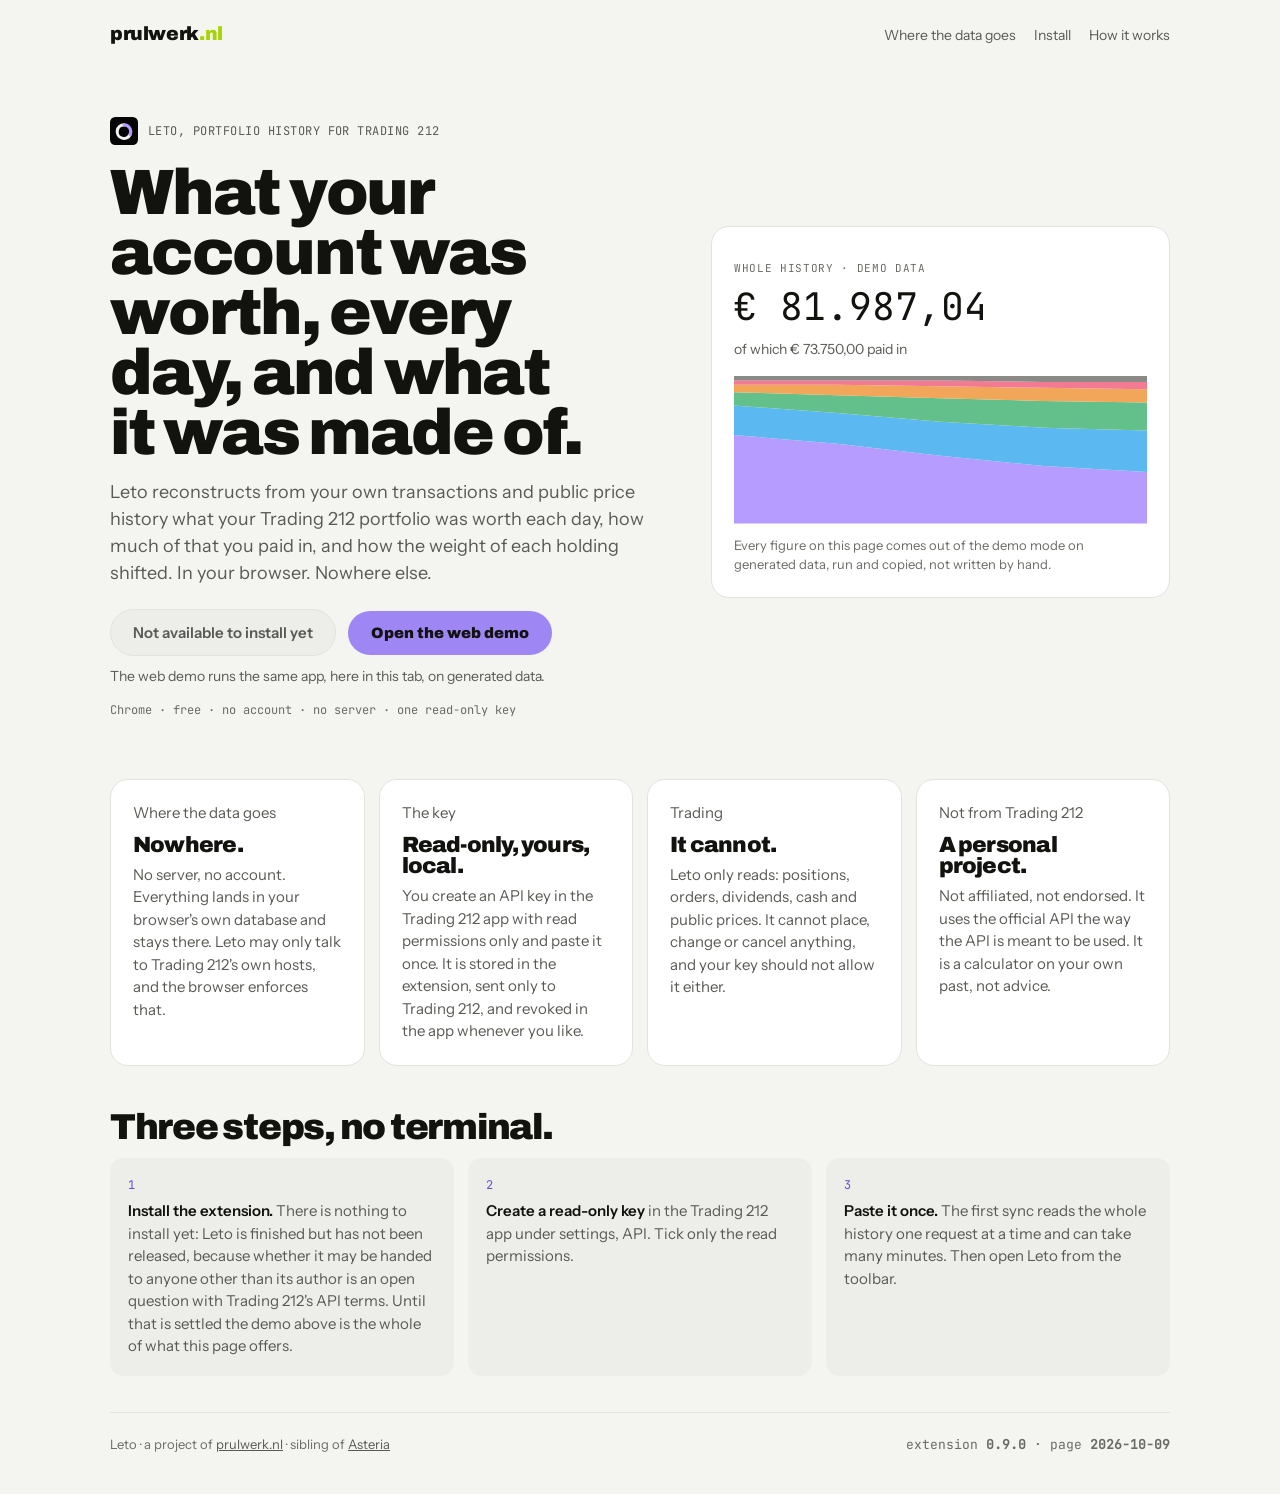
<file: index.html>
<!doctype html>
<html lang="en">
<head>
<meta charset="utf-8">
<meta name="viewport" content="width=device-width, initial-scale=1">
<meta http-equiv="Content-Security-Policy" content="default-src 'self'; script-src 'self'; style-src 'self' 'unsafe-inline'; img-src 'self' data:; font-src 'self'; connect-src 'none'; base-uri 'none'; form-action 'none'">
<title>Leto, portfolio history for Trading 212</title>
<meta name="description" content="Leto reconstructs what your Trading 212 account was worth every day, how much of that you paid in, and how the weight of each holding shifted. In your browser, from the official API, with your own read-only key.">
<meta name="theme-color" content="#050505" media="(prefers-color-scheme: dark)">
<meta name="theme-color" content="#F4F4F1" media="(prefers-color-scheme: light)">
<link rel="icon" href="/favicon.svg" type="image/svg+xml" media="(prefers-color-scheme: dark)">
<link rel="icon" href="/favicon-light.svg" type="image/svg+xml" media="(prefers-color-scheme: light)">
<link rel="icon" href="/favicon-32.png" sizes="32x32">
<link rel="apple-touch-icon" href="/apple-touch-icon.png">
<link rel="preload" href="/fonts/archivo-latin-900-normal.woff2" as="font" type="font/woff2" crossorigin>
<style>
/* Huisstijl prulwerk.nl, brandingsheet v1, with Leto's own accent. Every value once. */
@font-face{font-family:"Archivo";font-weight:900;font-display:swap;src:url(/fonts/archivo-latin-900-normal.woff2) format("woff2")}
@font-face{font-family:"Instrument Sans";font-weight:400;font-display:swap;src:url(/fonts/instrument-sans-latin-400-normal.woff2) format("woff2")}
@font-face{font-family:"Instrument Sans";font-weight:600;font-display:swap;src:url(/fonts/instrument-sans-latin-600-normal.woff2) format("woff2")}
@font-face{font-family:"JetBrains Mono";font-weight:400;font-display:swap;src:url(/fonts/jetbrains-mono-latin-400-normal.woff2) format("woff2")}
:root{
  --d-bg:#050505; --d-surface:#101010; --d-surface-2:#191919; --d-line:#262626;
  --d-text:#F2F2F0; --d-text-2:#9A9A96; --d-text-3:#83837E;
  --d-accent:#B79CFF; --d-accent-line:#B79CFF; --d-prul:#C9F531;
  --l-bg:#F4F4F1; --l-surface:#FFFFFF; --l-surface-2:#EDEDE9; --l-line:#E3E3DD;
  --l-text:#12120F; --l-text-2:#5A5A55; --l-text-3:#6B6B66;
  --l-accent:#9F86F5; --l-accent-line:#6A4BD1; --l-prul:#A6D400;
  --bg:var(--d-bg); --surface:var(--d-surface); --surface-2:var(--d-surface-2); --line:var(--d-line);
  --text:var(--d-text); --text-2:var(--d-text-2); --text-3:var(--d-text-3);
  --accent:var(--d-accent); --accent-line:var(--d-accent-line); --prul:var(--d-prul);
  --on-accent:#12120F; --r-card:18px; --ease-out:cubic-bezier(0.23,1,0.32,1);
  --display:"Archivo",system-ui,-apple-system,"Segoe UI",sans-serif;
  --body:"Instrument Sans",system-ui,-apple-system,"Segoe UI",Roboto,sans-serif;
  --mono:"JetBrains Mono",ui-monospace,SFMono-Regular,Menlo,monospace;
  color-scheme:dark;
}
@media (prefers-color-scheme: light){
  :root:not([data-theme="dark"]){color-scheme:light;
    --bg:var(--l-bg); --surface:var(--l-surface); --surface-2:var(--l-surface-2); --line:var(--l-line);
    --text:var(--l-text); --text-2:var(--l-text-2); --text-3:var(--l-text-3);
    --accent:var(--l-accent); --accent-line:var(--l-accent-line); --prul:var(--l-prul)}
}
:root[data-theme="light"]{color-scheme:light;
  --bg:var(--l-bg); --surface:var(--l-surface); --surface-2:var(--l-surface-2); --line:var(--l-line);
  --text:var(--l-text); --text-2:var(--l-text-2); --text-3:var(--l-text-3);
  --accent:var(--l-accent); --accent-line:var(--l-accent-line); --prul:var(--l-prul)}
*{box-sizing:border-box}
html{-webkit-text-size-adjust:100%}
body{margin:0;background:var(--bg);color:var(--text);font-family:var(--body);font-size:16px;line-height:1.5}
a{color:var(--text)}
a:focus-visible,button:focus-visible{outline:2px solid var(--accent-line);outline-offset:3px}
.wrap{max-width:1100px;margin:0 auto;padding:0 20px}
header.top{display:flex;align-items:center;justify-content:space-between;gap:16px;padding:20px 0}
.mark{font-family:var(--display);font-weight:900;font-size:19px;letter-spacing:-.02em;text-decoration:none;color:var(--text)}
.mark span{color:var(--prul);font-weight:900}
nav a{color:var(--text-2);text-decoration:none;font-size:14px;margin-left:18px}
nav a:hover{color:var(--text)}
.hero{display:grid;grid-template-columns:minmax(0,1.1fr) minmax(0,.9fr);gap:40px;align-items:center;padding:36px 0 24px}
@media (max-width:820px){.hero{grid-template-columns:minmax(0,1fr)}}
.kicker{display:flex;align-items:center;gap:10px;font-family:var(--mono);font-size:12px;color:var(--text-2);letter-spacing:.04em;text-transform:uppercase}
h1{font-family:var(--display);font-weight:900;font-size:clamp(34px,6vw,64px);letter-spacing:-.035em;line-height:.94;margin:18px 0 16px;text-wrap:balance}
.lede{color:var(--text-2);font-size:18px;max-width:34em;margin:0 0 22px}
.cta{display:flex;flex-wrap:wrap;gap:12px;align-items:center}
.btn{display:inline-block;border-radius:999px;padding:13px 22px;font-family:var(--display);font-weight:700;font-size:15px;text-decoration:none;border:1px solid transparent;cursor:pointer;transition:transform 120ms var(--ease-out)}
.btn:active{transform:scale(0.98)}
.btn-primary{background:var(--accent);color:var(--on-accent)}
.btn-ghost{background:transparent;color:var(--text);border-color:var(--line);font-family:var(--body);font-weight:600}
.btn:disabled{background:var(--surface-2);color:var(--text-2);border-color:var(--line);cursor:not-allowed}
.btn:disabled:active{transform:none}
@media (prefers-reduced-motion: reduce){.btn{transition:none}}
.fine{font-family:var(--mono);font-size:12px;color:var(--text-3);margin:14px 0 0}
.card{background:var(--surface);border:1px solid var(--line);border-radius:var(--r-card);padding:22px}
.stat .k{font-family:var(--mono);font-size:11px;letter-spacing:.06em;text-transform:uppercase;color:var(--text-3)}
.stat .v{font-family:var(--mono);font-size:clamp(26px,4vw,38px);line-height:1;margin:8px 0 6px}
.stat .s{color:var(--text-2);font-size:14px}
.stat svg{display:block;width:100%;height:auto;margin-top:16px}
.stat .note{color:var(--text-3);font-size:13px;margin:12px 0 0}
section.doubts{padding:36px 0}
.grid{display:grid;grid-template-columns:repeat(4,minmax(0,1fr));gap:14px}
@media (max-width:960px){.grid{grid-template-columns:repeat(2,minmax(0,1fr))}}
@media (max-width:520px){.grid{grid-template-columns:minmax(0,1fr)}}
.grid h3{font-family:var(--display);font-weight:900;font-size:22px;letter-spacing:-.035em;line-height:.96;margin:10px 0 8px}
.grid p{color:var(--text-2);font-size:15px;margin:0}
section.how{padding:8px 0 36px}
section.how h2{font-family:var(--display);font-weight:900;font-size:clamp(26px,4vw,36px);letter-spacing:-.035em;line-height:.96;margin:0 0 14px}
section.how ol{margin:0;padding:0;list-style:none;display:grid;grid-template-columns:repeat(3,minmax(0,1fr));gap:14px;counter-reset:s}
@media (max-width:820px){section.how ol{grid-template-columns:minmax(0,1fr)}}
section.how li{background:var(--surface-2);border-radius:14px;padding:18px;counter-increment:s;color:var(--text-2);font-size:15px}
section.how li::before{content:counter(s);display:block;font-family:var(--mono);font-size:12px;color:var(--accent-line);margin-bottom:6px}
section.how li b{color:var(--text);font-weight:600}
.state{font-size:14px;color:var(--text-2);margin:10px 0 0}
footer{border-top:1px solid var(--line);padding:22px 0 40px;display:flex;flex-wrap:wrap;gap:12px;justify-content:space-between;color:var(--text-3);font-size:13px}
footer a{color:var(--text-2)}
footer .ver{font-family:var(--mono)}
</style>
</head>
<body>
<div class="wrap">
  <header class="top">
    <a class="mark" href="https://prulwerk.nl/">prulwerk<span>.nl</span></a>
    <nav><a href="#doubts">Where the data goes</a><a href="#how">Install</a><a href="#how">How it works</a></nav>
  </header>

  <main>
    <section class="hero">
      <div>
        <p class="kicker">
          <svg width="28" height="28" viewBox="0 0 512 512" role="img" aria-label="Leto"><rect width="512" height="512" rx="96" fill="#050505"/><path d="M368 320 A124 124 0 1 1 256 144" fill="none" stroke="#F2F2F0" stroke-width="56" stroke-linecap="round"/><path d="M256 144 A124 124 0 0 1 368 320" fill="none" stroke="#B79CFF" stroke-width="56" stroke-linecap="round"/></svg>
          Leto, portfolio history for Trading 212
        </p>
        <h1>What your account was worth, every day, and what it was made of.</h1>
        <p class="lede">Leto reconstructs from your own transactions and public price history what your Trading 212 portfolio was worth each day, how much of that you paid in, and how the weight of each holding shifted. In your browser. Nowhere else.</p>
        <div class="cta">
          <button class="btn btn-ghost" id="install" type="button" disabled>Not available to install yet</button>
          <button class="btn btn-primary" id="demo" type="button">Open the web demo</button>
        </div>
        <p class="state" id="demostate" role="status" aria-live="polite">The web demo runs the same app, here in this tab, on generated data.</p>
        <p class="fine">Chrome · free · no account · no server · one read-only key</p>
      </div>
      <div class="card stat" aria-label="Demo figures">
        <p class="k">Whole history · demo data</p>
        <p class="v">€ 81.987,04</p>
        <p class="s">of which € 73.750,00 paid in</p>
        <svg viewBox="0 0 560 200" role="img" aria-label="Share of total per instrument over time, demo data">
          <path d="M0 200 L0 80 L140 92 L280 108 L420 122 L560 130 L560 200 Z" fill="#B79CFF"/>
          <path d="M0 80 L0 40 L140 50 L280 62 L420 70 L560 74 L560 130 L420 122 L280 108 L140 92 Z" fill="#5BB8F0"/>
          <path d="M0 40 L0 22 L140 26 L280 30 L420 34 L560 36 L560 74 L420 70 L280 62 L140 50 Z" fill="#63C08A"/>
          <path d="M0 22 L0 12 L140 12 L280 14 L420 16 L560 18 L560 36 L420 34 L280 30 L140 26 Z" fill="#F2A65A"/>
          <path d="M0 12 L0 6 L140 6 L280 6 L420 8 L560 8 L560 18 L420 16 L280 14 L140 12 Z" fill="#F27A93"/>
          <path d="M0 6 L0 0 L560 0 L560 8 L420 8 L280 6 L140 6 Z" fill="#8A8A86"/>
        </svg>
        <p class="note">Every figure on this page comes out of the demo mode on generated data, run and copied, not written by hand.</p>
      </div>
    </section>

    <section class="doubts" id="doubts">
      <div class="grid">
        <div class="card"><p class="stat k">Where the data goes</p><h3>Nowhere.</h3><p>No server, no account. Everything lands in your browser's own database and stays there. Leto may only talk to Trading 212's own hosts, and the browser enforces that.</p></div>
        <div class="card"><p class="stat k">The key</p><h3>Read-only, yours, local.</h3><p>You create an API key in the Trading 212 app with read permissions only and paste it once. It is stored in the extension, sent only to Trading 212, and revoked in the app whenever you like.</p></div>
        <div class="card"><p class="stat k">Trading</p><h3>It cannot.</h3><p>Leto only reads: positions, orders, dividends, cash and public prices. It cannot place, change or cancel anything, and your key should not allow it either.</p></div>
        <div class="card"><p class="stat k">Not from Trading 212</p><h3>A personal project.</h3><p>Not affiliated, not endorsed. It uses the official API the way the API is meant to be used. It is a calculator on your own past, not advice.</p></div>
      </div>
    </section>

    <section class="how" id="how">
      <h2>Three steps, no terminal.</h2>
      <ol>
        <li><b>Install the extension.</b> There is nothing to install yet: Leto is finished but has not been released, because whether it may be handed to anyone other than its author is an open question with Trading 212's API terms. Until that is settled the demo above is the whole of what this page offers.</li>
        <li><b>Create a read-only key</b> in the Trading 212 app under settings, API. Tick only the read permissions.</li>
        <li><b>Paste it once.</b> The first sync reads the whole history one request at a time and can take many minutes. Then open Leto from the toolbar.</li>
      </ol>
    </section>
  </main>

  <footer>
    <span>Leto · a project of <a href="https://prulwerk.nl/">prulwerk.nl</a> · sibling of <a href="https://asteria.prulwerk.nl/">Asteria</a></span>
    <span class="ver">extension <b id="ver">0.9.0</b> · page <b id="sitever">2026-10-09</b></span>
  </footer>
</div>
<script src="/demo-button.js"></script>
</body>
</html>
</file>
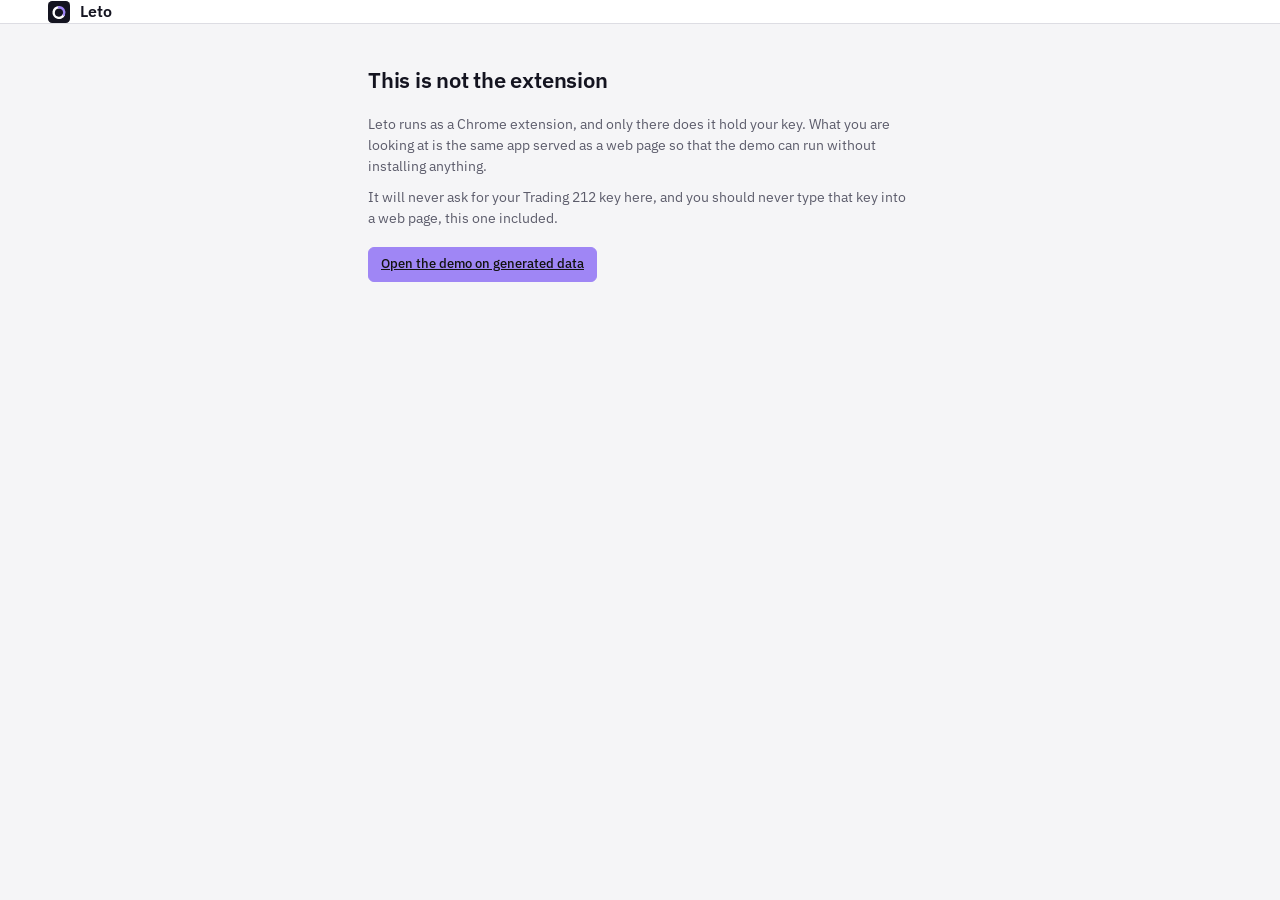
<file: src/ui/app.html>
<!doctype html>
<html lang="en">
<head>
  <meta charset="utf-8">
  <meta name="viewport" content="width=device-width, initial-scale=1">
  <title>Leto</title>
  <link rel="icon" href="../../icons/icon-32.png">
  <link rel="stylesheet" href="tokens.css">
  <link rel="stylesheet" href="app.css">
</head>
<body>
  <div id="app" class="app" aria-busy="true">
    <p class="boot">Loading.</p>
  </div>
  <script type="module" src="app.js"></script>
</body>
</html>
</file>
<file: src/ui/tokens.css>
/* Leto app UI tokens, Direction A (docs/DESIGN-BRIEF.md). Every colour and font value
   in the app is defined here exactly once; other stylesheets only assign tokens. Light
   is the base; dark is the same hierarchy on a dark ground, never an inversion. */

@font-face { font-family: 'IBM Plex Sans'; font-weight: 400; font-display: swap; src: url(../../fonts/ibm-plex-sans-latin-400-normal.woff2) format('woff2'); }
@font-face { font-family: 'IBM Plex Sans'; font-weight: 500; font-display: swap; src: url(../../fonts/ibm-plex-sans-latin-500-normal.woff2) format('woff2'); }
@font-face { font-family: 'IBM Plex Sans'; font-weight: 600; font-display: swap; src: url(../../fonts/ibm-plex-sans-latin-600-normal.woff2) format('woff2'); }
@font-face { font-family: 'IBM Plex Mono'; font-weight: 400; font-display: swap; src: url(../../fonts/ibm-plex-mono-latin-400-normal.woff2) format('woff2'); }
@font-face { font-family: 'IBM Plex Mono'; font-weight: 500; font-display: swap; src: url(../../fonts/ibm-plex-mono-latin-500-normal.woff2) format('woff2'); }

:root {
  /* light */
  --l-page: #F5F5F7;
  --l-surface: #FFFFFF;
  --l-line: #DDDDE3;
  --l-line-2: #ECECF0;
  --l-ink: #141420;
  --l-text-2: #5C5C6B;
  --l-label: #6E6E7E;
  --l-accent: #6A4BD1;        /* line and text: 6.1:1 on white */
  --l-accent-fill: #9F86F5;   /* fills: ink on it 5.9:1 */
  --l-on-accent: #12120F;
  --l-selected: #141420;
  --l-on-selected: #FFFFFF;
  --l-ok: #1F6F44;
  --l-warn: #9C5708;
  --l-error: #B8385A;
  --l-cash: #7A7A75;

  /* dark: same roles, measured on #0F0F14 and #17171E */
  --d-page: #0F0F14;
  --d-surface: #17171E;
  --d-line: #2A2A34;
  --d-line-2: #20202A;
  --d-ink: #F0F0F4;
  --d-text-2: #A2A2B0;
  --d-label: #8A8A98;
  --d-accent: #B79CFF;        /* 8.3:1 on surface */
  --d-accent-fill: #B79CFF;
  --d-on-accent: #12120F;
  --d-selected: #F0F0F4;
  --d-on-selected: #0F0F14;
  --d-ok: #63C08A;
  --d-warn: #F2A65A;
  --d-error: #F27A93;
  --d-cash: #8A8A86;

  /* chart slots, measured by tools/check-palette.mjs: 3:1 on both surfaces, CIE76 ΔE ≥ 12 apart
     in normal vision and in protanopia, deuteranopia and tritanopia (Machado 2009) */
  --l-slot-1: #6A4BD1; --l-slot-2: #C67A2F; --l-slot-3: #6B2673; --l-slot-4: #7C1D1D;
  --l-slot-5: #2F8AC6; --l-slot-6: #947342; --l-slot-7: #5C2395;
  --d-slot-1: #B79CFF; --d-slot-2: #51D651; --d-slot-3: #5F51D6; --d-slot-4: #EBC9A8;
  --d-slot-5: #AFDAE4; --d-slot-6: #6B9CBD; --d-slot-7: #D65F51;

  /* assignment, light as the base */
  --page: var(--l-page); --surface: var(--l-surface); --line: var(--l-line); --line-2: var(--l-line-2);
  --ink: var(--l-ink); --text-2: var(--l-text-2); --label: var(--l-label);
  --accent: var(--l-accent); --accent-fill: var(--l-accent-fill); --on-accent: var(--l-on-accent);
  --selected: var(--l-selected); --on-selected: var(--l-on-selected);
  --ok: var(--l-ok); --warn: var(--l-warn); --error: var(--l-error); --cash: var(--l-cash);
  --slot-1: var(--l-slot-1); --slot-2: var(--l-slot-2); --slot-3: var(--l-slot-3); --slot-4: var(--l-slot-4);
  --slot-5: var(--l-slot-5); --slot-6: var(--l-slot-6); --slot-7: var(--l-slot-7);
  color-scheme: light;

  --sans: 'IBM Plex Sans', system-ui, -apple-system, 'Segoe UI', sans-serif;
  --mono: 'IBM Plex Mono', ui-monospace, SFMono-Regular, Menlo, monospace;

  --r-panel: 8px;
  --r-control: 6px;
  --gutter: 48px;
  --kpi-col: 300px;

  /* motion: the first token, every later one extends it */
  --ease-out: cubic-bezier(0.23, 1, 0.32, 1);
}

@media (prefers-color-scheme: dark) {
  :root:not([data-theme='light']) {
    --page: var(--d-page); --surface: var(--d-surface); --line: var(--d-line); --line-2: var(--d-line-2);
    --ink: var(--d-ink); --text-2: var(--d-text-2); --label: var(--d-label);
    --accent: var(--d-accent); --accent-fill: var(--d-accent-fill); --on-accent: var(--d-on-accent);
    --selected: var(--d-selected); --on-selected: var(--d-on-selected);
    --ok: var(--d-ok); --warn: var(--d-warn); --error: var(--d-error); --cash: var(--d-cash);
    --slot-1: var(--d-slot-1); --slot-2: var(--d-slot-2); --slot-3: var(--d-slot-3); --slot-4: var(--d-slot-4);
    --slot-5: var(--d-slot-5); --slot-6: var(--d-slot-6); --slot-7: var(--d-slot-7);
    color-scheme: dark;
  }
}

:root[data-theme='dark'] {
  --page: var(--d-page); --surface: var(--d-surface); --line: var(--d-line); --line-2: var(--d-line-2);
  --ink: var(--d-ink); --text-2: var(--d-text-2); --label: var(--d-label);
  --accent: var(--d-accent); --accent-fill: var(--d-accent-fill); --on-accent: var(--d-on-accent);
  --selected: var(--d-selected); --on-selected: var(--d-on-selected);
  --ok: var(--d-ok); --warn: var(--d-warn); --error: var(--d-error); --cash: var(--d-cash);
  --slot-1: var(--d-slot-1); --slot-2: var(--d-slot-2); --slot-3: var(--d-slot-3); --slot-4: var(--d-slot-4);
  --slot-5: var(--d-slot-5); --slot-6: var(--d-slot-6); --slot-7: var(--d-slot-7);
  color-scheme: dark;
}
</file>
<file: src/ui/app.css>
/* Direction A layout. Assigns tokens from tokens.css and defines no colour of its
   own: there is no literal colour value in this file. Light is the base; the dark
   variant comes free because every colour here is a token. */

*, *::before, *::after { box-sizing: border-box; }

html, body {
  margin: 0;
  padding: 0;
  background: var(--page);
  color: var(--ink);
  font-family: var(--sans);
  font-size: 14px;
  line-height: 1.45;
  overflow-x: hidden;
}

.app { display: flex; flex-direction: column; min-height: 100vh; min-width: 0; }
.boot { padding: 24px var(--pad); color: var(--label); font-family: var(--mono); font-size: 12px; }

:root { --pad: var(--gutter); }
@media (max-width: 1100px) { :root { --pad: 28px; } }
@media (max-width: 640px) { :root { --pad: 16px; } }

/* ---------- primitives ---------- */

.mono { font-family: var(--mono); font-variant-numeric: tabular-nums; }

.lbl {
  font-family: var(--mono);
  font-size: 11px;
  font-weight: 500;
  letter-spacing: 0.06em;
  text-transform: uppercase;
  color: var(--label);
}

.why { font-size: 12.5px; color: var(--text-2); line-height: 1.45; margin: 0; }
.why--not { color: var(--label); }
.why--error { color: var(--error); }
.pos { color: var(--accent); }

h1 { margin: 0; font-size: 22px; font-weight: 600; letter-spacing: -0.01em; }
h2 { margin: 0; font-size: 15px; font-weight: 600; letter-spacing: -0.005em; }
h3 { margin: 0; font-size: 13px; font-weight: 600; }
p { margin: 0; }

:focus-visible { outline: 2px solid var(--accent); outline-offset: 2px; }

.btn {
  font-family: var(--sans);
  font-size: 13px;
  color: var(--ink);
  background: var(--surface);
  border: 1px solid var(--line);
  border-radius: var(--r-control);
  padding: 7px 12px;
  cursor: pointer;
  display: inline-flex;
  align-items: center;
  gap: 8px;
  white-space: nowrap;
  transition: transform 120ms var(--ease-out);
}
.btn:hover { border-color: var(--accent); }
.btn:active { transform: scale(0.98); }
.btn[aria-pressed='true'] { background: var(--selected); color: var(--on-selected); border-color: var(--selected); }
.btn:disabled { color: var(--label); cursor: default; border-color: var(--line-2); }
.btn--primary { background: var(--accent-fill); color: var(--on-accent); border-color: var(--accent-fill); font-weight: 500; }
.btn--primary:hover { border-color: var(--accent); }
.btn--danger { color: var(--error); border-color: var(--line); }

@media (prefers-reduced-motion: reduce) {
  .btn { transition: none; }
}

.seg { display: inline-flex; border: 1px solid var(--line); border-radius: var(--r-control); overflow: hidden; background: var(--surface); }
.seg button {
  font-family: var(--mono);
  font-size: 12px;
  padding: 7px 11px;
  color: var(--text-2);
  background: transparent;
  border: 0;
  border-right: 1px solid var(--line);
  cursor: pointer;
}
.seg button:last-child { border-right: 0; }
.seg button[aria-pressed='true'] { background: var(--selected); color: var(--on-selected); }

input[type='password'], input[type='text'], input[type='date'], select {
  font-family: var(--mono);
  font-size: 13px;
  color: var(--ink);
  background: var(--surface);
  border: 1px solid var(--line);
  border-radius: var(--r-control);
  padding: 8px 10px;
  min-width: 0;
  max-width: 100%;
}

/* ---------- top bar ---------- */

.topbar {
  background: var(--surface);
  border-bottom: 1px solid var(--line);
  padding: 0 var(--pad);
  display: flex;
  align-items: center;
  justify-content: space-between;
  gap: 20px;
  flex-wrap: wrap;
  min-width: 0;
}
.topbar__left { display: flex; align-items: center; gap: 32px; min-width: 0; flex: 1 1 auto; }
.topbar__right { display: flex; align-items: center; gap: 12px; flex-wrap: wrap; padding: 8px 0; }

.brand { display: flex; align-items: center; gap: 10px; flex: 0 0 auto; }
.brand__word { font-weight: 600; font-size: 16px; letter-spacing: -0.01em; }

.tabs { display: flex; gap: 22px; overflow-x: auto; min-width: 0; scrollbar-width: none; }
.tabs::-webkit-scrollbar { display: none; }
/* The fade sits on the side that is actually cut off, and only while something is
 * hidden there. A fade on a side with nothing behind it would claim there is more,
 * and it would grey out the current tab whenever that tab is the last one. */
.tabs--cut-l {
  mask-image: linear-gradient(to right, transparent, #000 24px);
  -webkit-mask-image: linear-gradient(to right, transparent, #000 24px);
}
.tabs--cut-r {
  mask-image: linear-gradient(to right, #000 calc(100% - 24px), transparent);
  -webkit-mask-image: linear-gradient(to right, #000 calc(100% - 24px), transparent);
}
.tabs--cut-l.tabs--cut-r {
  mask-image: linear-gradient(to right, transparent, #000 24px, #000 calc(100% - 24px), transparent);
  -webkit-mask-image: linear-gradient(to right, transparent, #000 24px, #000 calc(100% - 24px), transparent);
}
.tab {
  font-family: var(--sans);
  font-size: 13.5px;
  color: var(--text-2);
  background: transparent;
  border: 0;
  border-bottom: 3px solid transparent;
  padding: 18px 0 15px;
  cursor: pointer;
  white-space: nowrap;
}
.tab:hover { color: var(--ink); }
.tab[aria-current='page'] { color: var(--ink); border-bottom-color: var(--accent); font-weight: 500; }

.status { font-family: var(--mono); font-size: 11px; letter-spacing: 0.04em; text-transform: uppercase; color: var(--label); white-space: nowrap; }

/* ---------- page head ---------- */

.pagehead {
  padding: 24px var(--pad) 0;
  display: flex;
  align-items: flex-end;
  justify-content: space-between;
  gap: 16px;
  flex-wrap: wrap;
  min-width: 0;
}
.pagehead__titles { display: flex; flex-direction: column; gap: 5px; min-width: 0; }

/* ---------- bars above the content ---------- */

.bars { display: flex; flex-direction: column; gap: 8px; padding: 16px var(--pad) 0; }
.bar {
  display: flex;
  gap: 10px;
  align-items: baseline;
  background: var(--surface);
  border: 1px solid var(--line);
  border-radius: var(--r-panel);
  padding: 10px 14px;
  font-size: 13px;
  color: var(--text-2);
}
.bar__code { font-family: var(--mono); font-size: 11px; letter-spacing: 0.05em; white-space: nowrap; }
.bar--error { border-left: 3px solid var(--error); color: var(--error); }
.bar--error .bar__code { color: var(--error); }
.bar--note { border-left: 3px solid var(--label); }
.bar--frozen { border-left: 3px solid var(--warn); color: var(--warn); }

/* ---------- content ---------- */

.main { padding: 18px var(--pad) 40px; display: flex; flex-direction: column; gap: 18px; min-width: 0; flex: 1 1 auto; }

.split { display: grid; grid-template-columns: var(--kpi-col) minmax(0, 1fr); gap: 30px; min-width: 0; }
@media (max-width: 900px) { .split { grid-template-columns: minmax(0, 1fr); gap: 20px; } }

.kpicol { display: flex; flex-direction: column; min-width: 0; }
.kpi { display: flex; flex-direction: column; gap: 6px; padding: 16px 0; border-top: 1px solid var(--line); min-width: 0; }
.kpi:first-child { border-top: 0; padding-top: 2px; }
.kpi__v { font-family: var(--mono); font-variant-numeric: tabular-nums; font-size: 24px; font-weight: 500; line-height: 1.1; overflow-wrap: anywhere; }
.kpi--head .kpi__v { font-size: 32px; letter-spacing: -0.01em; }
.kpi--last { margin-top: auto; border-top: 1px solid var(--line); }

.grid3 { display: grid; grid-template-columns: repeat(auto-fit, minmax(220px, 1fr)); gap: 18px; min-width: 0; }

.panel {
  background: var(--surface);
  border: 1px solid var(--line);
  border-radius: var(--r-panel);
  padding: 18px 20px;
  display: flex;
  flex-direction: column;
  gap: 12px;
  min-width: 0;
}
.panel__head { display: flex; justify-content: space-between; align-items: baseline; gap: 12px; flex-wrap: wrap; }

.legend { display: flex; gap: 14px; flex-wrap: wrap; }
.legend__item { display: inline-flex; align-items: center; gap: 6px; font-family: var(--mono); font-size: 11px; letter-spacing: 0.04em; text-transform: uppercase; color: var(--label); }
.swatch { display: inline-block; width: 12px; height: 12px; border-radius: 3px; flex: 0 0 auto; }
.swatch--line { height: 2px; width: 14px; border-radius: 0; }

.chart { min-width: 0; }
.chart svg { display: block; width: 100%; height: auto; }
.chart--masked svg .y-label, .chart--masked svg .money-label { fill: transparent; }
.chart--masked svg text[data-axis='y'] { fill: transparent; }

/* ---------- tables ---------- */

.tablewrap { overflow-x: auto; min-width: 0; }
table { border-collapse: collapse; width: 100%; font-size: 13px; }
caption { text-align: left; padding-bottom: 8px; }
th {
  text-align: left;
  font-family: var(--mono);
  font-size: 11px;
  font-weight: 500;
  letter-spacing: 0.05em;
  text-transform: uppercase;
  color: var(--label);
  padding: 9px 12px 9px 0;
  border-bottom: 1px solid var(--line);
  white-space: nowrap;
}
td { padding: 10px 12px 10px 0; border-bottom: 1px solid var(--line-2); white-space: nowrap; }
th:last-child, td:last-child { padding-right: 0; }
td.n, th.n { text-align: right; font-family: var(--mono); font-variant-numeric: tabular-nums; }
tr.total td { border-bottom: 0; border-top: 1px solid var(--line); font-weight: 600; }
th button {
  font: inherit;
  letter-spacing: inherit;
  text-transform: inherit;
  color: inherit;
  background: transparent;
  border: 0;
  padding: 0;
  cursor: pointer;
}
th button:hover { color: var(--ink); }
th[aria-sort] button { color: var(--ink); }
.sub { color: var(--label); font-size: 12px; }
.tag { font-family: var(--mono); font-size: 10.5px; letter-spacing: 0.04em; text-transform: uppercase; color: var(--label); border: 1px solid var(--line); border-radius: 4px; padding: 1px 5px; }
.tag--warn { color: var(--warn); border-color: var(--warn); }

/* ---------- month grid ---------- */

.months { display: flex; flex-direction: column; gap: 10px; min-width: 0; }
.months__row { display: grid; grid-template-columns: 54px repeat(12, minmax(0, 1fr)); gap: 4px; align-items: stretch; min-width: 640px; }
.months__year { font-family: var(--mono); font-size: 12px; color: var(--label); align-self: center; }
.months__cell {
  border: 1px solid var(--line-2);
  border-radius: 4px;
  padding: 6px 4px;
  font-family: var(--mono);
  font-variant-numeric: tabular-nums;
  font-size: 10.5px;
  text-align: center;
  overflow: hidden;
  text-overflow: ellipsis;
}
.months__cell--pos { color: var(--accent); border-color: var(--accent); }
.months__cell--empty { color: var(--label); }
.months__head { font-family: var(--mono); font-size: 10.5px; color: var(--label); text-align: center; text-transform: uppercase; letter-spacing: 0.04em; }

/* ---------- exposure ---------- */

.expo { display: flex; height: 14px; border-radius: 4px; overflow: hidden; border: 1px solid var(--line); }
.expo__part { height: 100%; }

/* ---------- notices ---------- */

.noticelist { display: flex; flex-direction: column; gap: 10px; }
.notice { display: grid; grid-template-columns: minmax(0, 190px) minmax(0, 1fr); gap: 14px; padding: 12px 0; border-top: 1px solid var(--line-2); align-items: baseline; }
.notice:first-child { border-top: 0; }
@media (max-width: 640px) { .notice { grid-template-columns: minmax(0, 1fr); gap: 4px; } }
.notice__code { font-family: var(--mono); font-size: 11.5px; letter-spacing: 0.04em; overflow-wrap: anywhere; }
.notice__code--error { color: var(--error); }
.notice__code--warn { color: var(--warn); }
.notice__code--note { color: var(--label); }
.notice__code--ok { color: var(--ok); }
.notice__text { font-size: 13px; color: var(--text-2); }
.actions { display: flex; gap: 10px; flex-wrap: wrap; }

/* ---------- connect / first run ---------- */

.connect { max-width: 640px; margin: 0 auto; padding: 40px var(--pad) 60px; display: flex; flex-direction: column; gap: 18px; min-width: 0; }
.connect__body { display: flex; flex-direction: column; gap: 10px; }
.connect__body p { font-size: 13.5px; color: var(--text-2); line-height: 1.55; }
.field { display: flex; flex-direction: column; gap: 5px; }
.field label { font-family: var(--mono); font-size: 11px; letter-spacing: 0.06em; text-transform: uppercase; color: var(--label); }
.result { font-size: 13px; }
.result--error { color: var(--error); }
.result--ok { color: var(--ok); }
</file>
